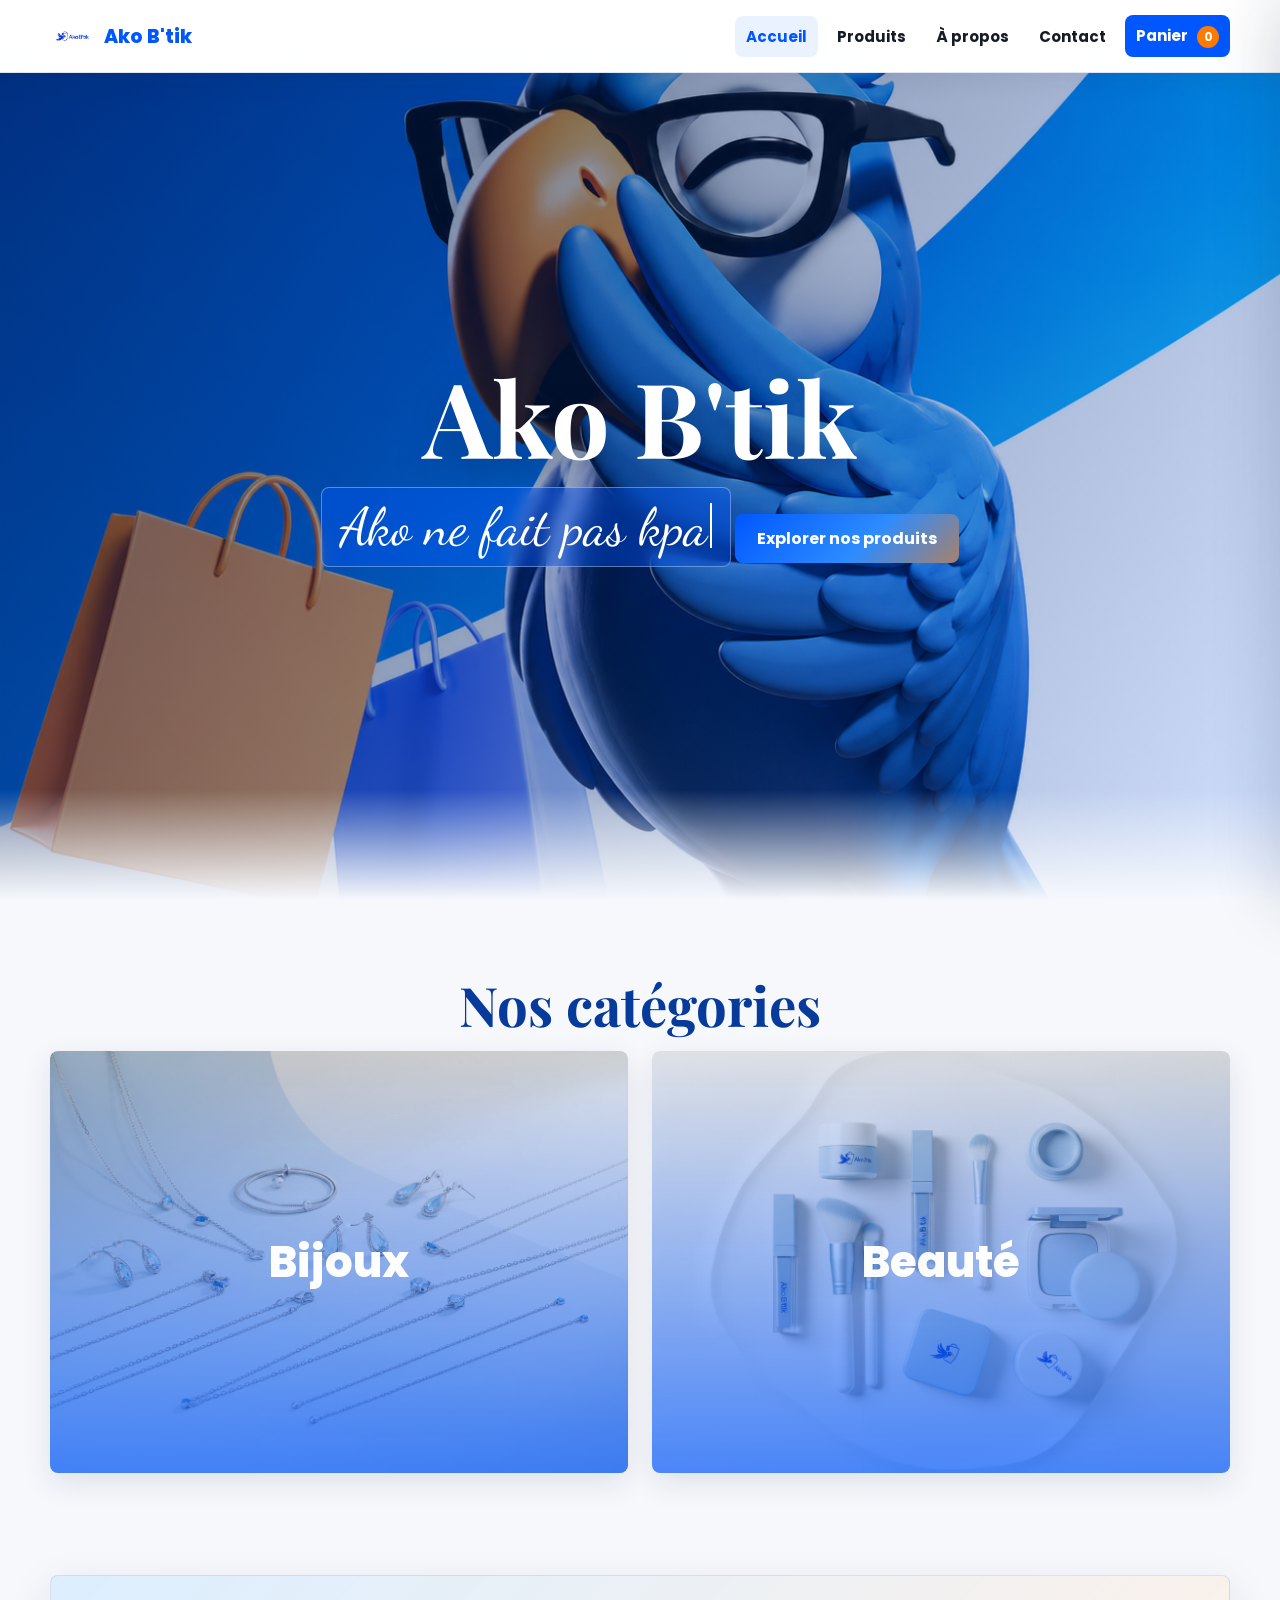
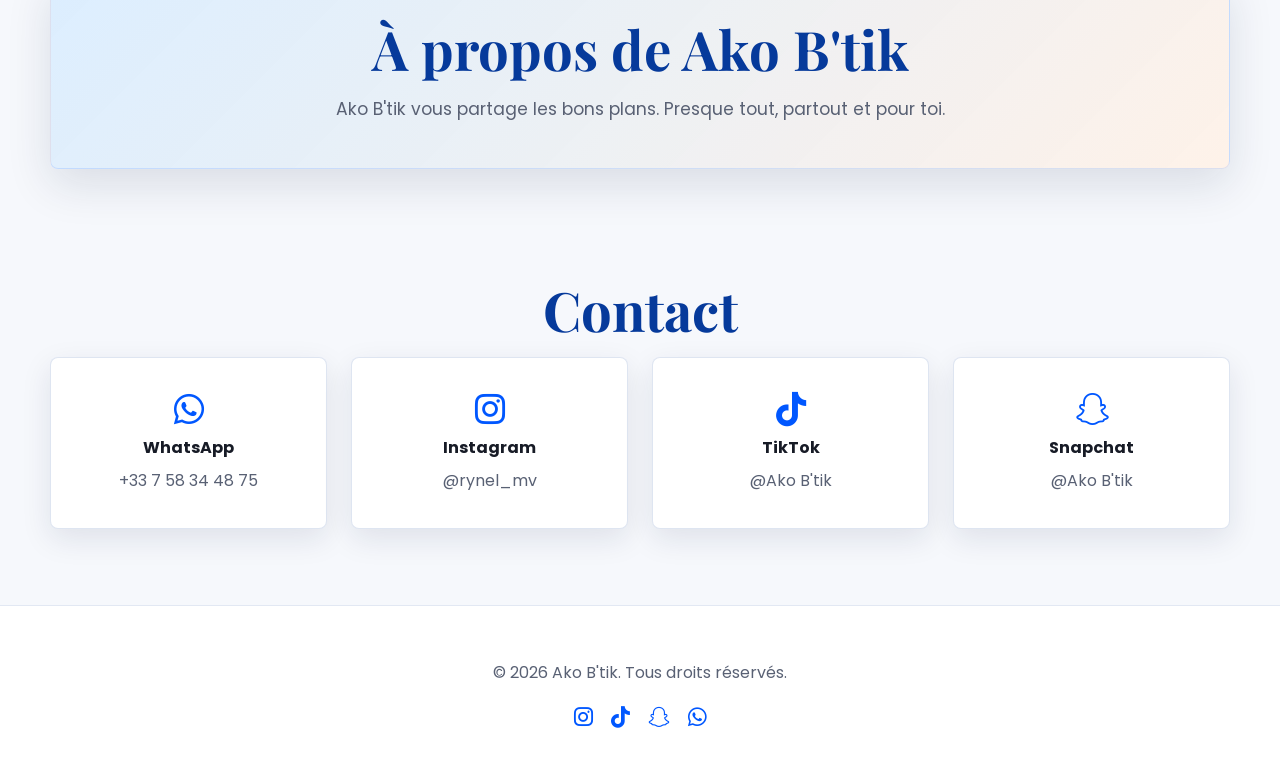
<file: index.html>
<!DOCTYPE html>
<html lang="fr">

<head>
    <meta charset="UTF-8">
    <meta name="viewport" content="width=device-width, initial-scale=1.0">
    <title>Ako B'tik | Ako ne fait pas kpakpato</title>
    <meta name="description" content="Ako B'tik vous partage les bons plans : bijoux, beauté et accessoires.">
    <link rel="stylesheet" href="design-guide.css">
    <link rel="stylesheet" href="style.css">
    <link rel="preconnect" href="https://cdnjs.cloudflare.com">
    <link rel="stylesheet" href="https://cdnjs.cloudflare.com/ajax/libs/font-awesome/6.5.0/css/all.min.css">
</head>

<body>
    <header class="navbar">
        <div class="navbar-container">
            <a class="logo" href="index.html" aria-label="Accueil Ako B'tik">
                <img src="images/Ako-Btik-Profile-2.png" alt="Logo Ako B'tik">
                <span class="brand-name">Ako B'tik</span>
            </a>

            <nav class="nav-links" aria-label="Navigation principale">
                <a href="index.html" class="active">Accueil</a>
                <a href="#produits">Produits</a>
                <a href="#a-propos">À propos</a>
                <a href="#contact">Contact</a>
                <a href="#panier" id="openCart" class="cart-link" aria-label="Ouvrir le panier">
                    Panier <span id="cartCount">0</span>
                </a>
            </nav>
        </div>
    </header>

    <main>
        <section class="hero reveal">
            <div class="hero-content">
                <h1 class="hero-title">Ako B'tik</h1>
                <p class="signature"><span id="typing-text"></span></p>
                <a href="#produits" class="btn btn-primary">Explorer nos produits</a>
            </div>
        </section>

        <section id="produits" class="section categories reveal">
            <div class="section-inner">
                <h2>Nos catégories</h2>
                <div class="category-grid">
                    <button class="category-card" type="button" data-category-page="bijoux.html">
                        <img src="images/categorie_Bijoux.png" alt="Bijoux">
                        <span class="category-overlay">
                            <span>Bijoux</span>
                        </span>
                    </button>

                    <button class="category-card" type="button" data-category-page="beaute.html">
                        <img src="images/categorie_Beautes.png" alt="Beauté">
                        <span class="category-overlay">
                            <span>Beauté</span>
                        </span>
                    </button>
                </div>
            </div>
        </section>

        <section id="a-propos" class="about-card reveal">
            <h2>À propos de Ako B'tik</h2>
            <p>Ako B'tik vous partage les bons plans. Presque tout, partout et pour toi.</p>
        </section>

        <section id="contact" class="section contact reveal">
            <div class="section-inner">
                <h2>Contact</h2>
                <div class="contact-container">
                    <a href="https://wa.me/33758344875" target="_blank" rel="noopener" class="contact-item-link">
                        <span class="contact-item">
                            <i class="fab fa-whatsapp contact-icon" aria-hidden="true"></i>
                            <strong>WhatsApp</strong>
                            <span>+33 7 58 34 48 75</span>
                        </span>
                    </a>

                    <a href="https://www.instagram.com/rynel_mv?igsh=ZWJyOHM1b3F1YzJ5&utm_source=qr" target="_blank" rel="noopener" class="contact-item-link">
                        <span class="contact-item">
                            <i class="fab fa-instagram contact-icon" aria-hidden="true"></i>
                            <strong>Instagram</strong>
                            <span>@rynel_mv</span>
                        </span>
                    </a>

                    <a href="https://www.tiktok.com/@rynel1307?_r=1&_t=ZS-96BaJTv39xF" target="_blank" rel="noopener" class="contact-item-link">
                        <span class="contact-item">
                            <i class="fab fa-tiktok contact-icon" aria-hidden="true"></i>
                            <strong>TikTok</strong>
                            <span>@Ako B'tik</span>
                        </span>
                    </a>

                    <a href="https://snapchat.com/t/iJcbgVIh" target="_blank" rel="noopener" class="contact-item-link">
                        <span class="contact-item">
                            <i class="fab fa-snapchat contact-icon" aria-hidden="true"></i>
                            <strong>Snapchat</strong>
                            <span>@Ako B'tik</span>
                        </span>
                    </a>
                </div>
            </div>
        </section>
    </main>

    <aside id="cartPanel" class="cart-panel" aria-label="Panier" aria-hidden="true">
        <div class="cart-header">
            <div class="cart-header-content">
                <p class="cart-header-title">Votre panier</p>
            </div>
            <button id="closeCart" class="cart-close-btn" type="button" aria-label="Fermer le panier">×</button>
        </div>
        <div id="cartItems"></div>
        <div id="cartSummary"></div>
    </aside>

    <footer>
        <div class="footer-container">
            <p>&copy; 2026 Ako B'tik. Tous droits réservés.</p>
            <div class="footer-social" aria-label="Réseaux sociaux">
                <a href="https://www.instagram.com/rynel_mv?igsh=ZWJyOHM1b3F1YzJ5&utm_source=qr" target="_blank" rel="noopener" aria-label="Instagram"><i class="fab fa-instagram"></i></a>
                <a href="https://www.tiktok.com/@rynel1307?_r=1&_t=ZS-96BaJTv39xF" target="_blank" rel="noopener" aria-label="TikTok"><i class="fab fa-tiktok"></i></a>
                <a href="https://snapchat.com/t/iJcbgVIh" target="_blank" rel="noopener" aria-label="Snapchat"><i class="fab fa-snapchat"></i></a>
                <a href="https://wa.me/33758344875" target="_blank" rel="noopener" aria-label="WhatsApp"><i class="fab fa-whatsapp"></i></a>
            </div>
        </div>
    </footer>

    <script src="script.js"></script>
</body>

</html>
</file>
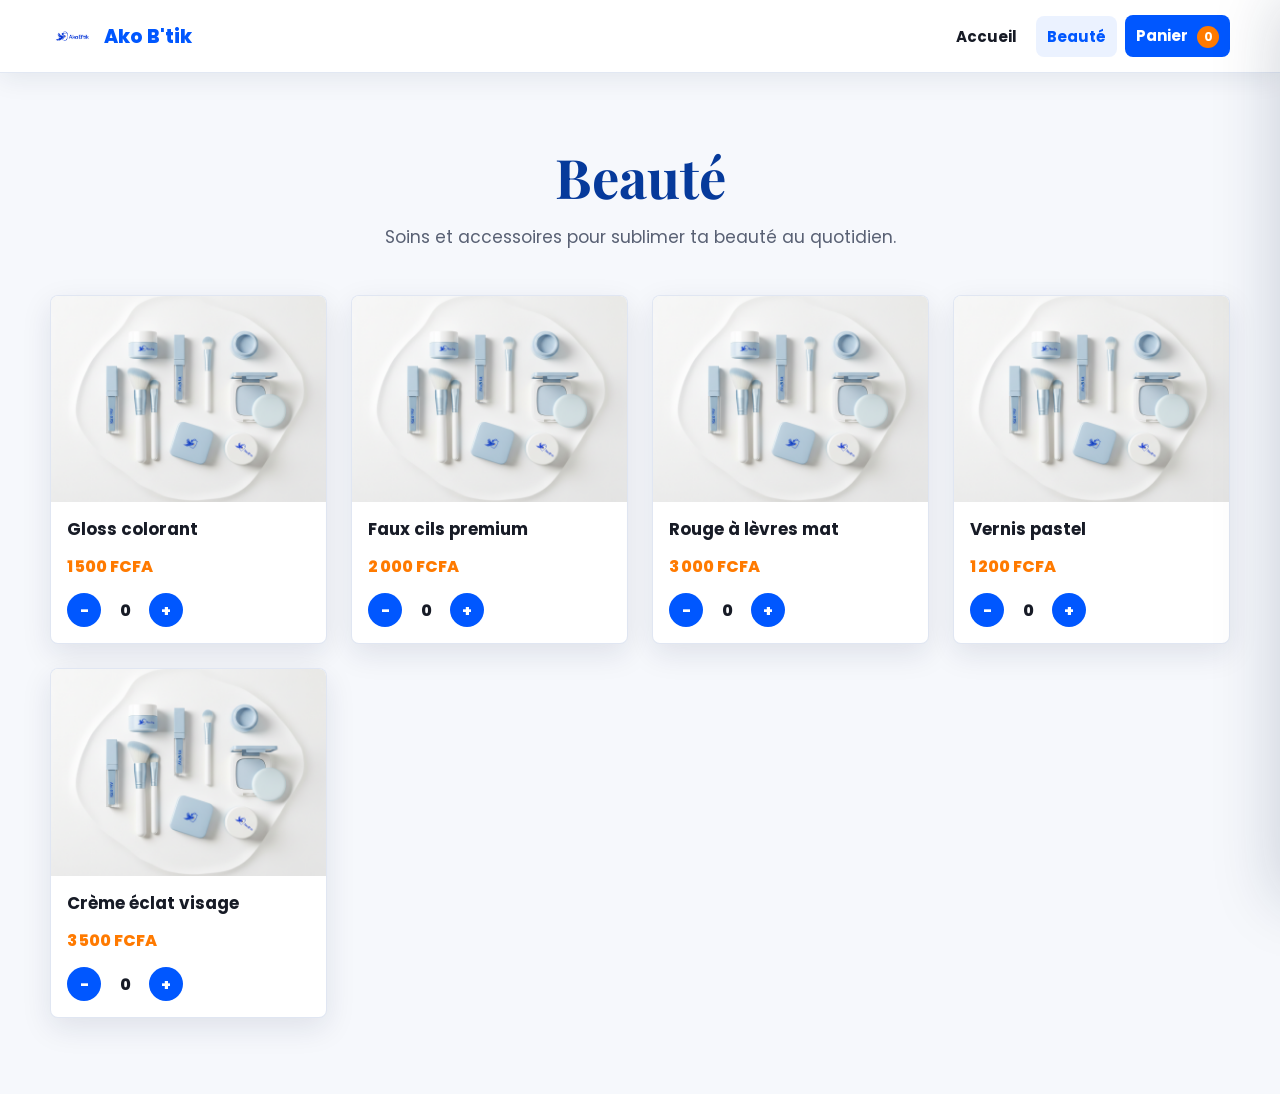
<file: beaute.html>
<!DOCTYPE html>
<html lang="fr">

<head>
    <meta charset="UTF-8">
    <meta name="viewport" content="width=device-width, initial-scale=1.0">
    <title>Beauté | Ako B'tik</title>
    <link rel="stylesheet" href="design-guide.css">
    <link rel="stylesheet" href="style.css">
</head>

<body>
    <header class="navbar">
        <div class="navbar-container">
            <a class="logo" href="index.html" aria-label="Accueil Ako B'tik">
                <img src="images/Ako-Btik-Profile-2.png" alt="Logo Ako B'tik">
                <span class="brand-name">Ako B'tik</span>
            </a>

            <nav class="nav-links" aria-label="Navigation principale">
                <a href="index.html">Accueil</a>
                <a href="beaute.html" class="active">Beauté</a>
                <a href="#panier" id="openCart" class="cart-link" aria-label="Ouvrir le panier">
                    Panier <span id="cartCount">0</span>
                </a>
            </nav>
        </div>
    </header>

    <main>
        <section class="category-page reveal">
            <h1>Beauté</h1>
            <p class="category-subtitle">Soins et accessoires pour sublimer ta beauté au quotidien.</p>
            <div class="product-grid" id="productList"></div>
        </section>
    </main>

    <aside id="cartPanel" class="cart-panel" aria-label="Panier" aria-hidden="true">
        <div class="cart-header">
            <div class="cart-header-content">
                <p class="cart-header-title">Votre panier</p>
            </div>
            <button id="closeCart" class="cart-close-btn" type="button" aria-label="Fermer le panier">×</button>
        </div>
        <div id="cartItems"></div>
        <div id="cartSummary"></div>
    </aside>

    <script src="script.js"></script>
    <script>
        const products = [
            { id: "BT1", nom: "Gloss colorant", prix: 1500, image: "images/categorie_Beautes.png", categorie: "Beauté" },
            { id: "BT2", nom: "Faux cils premium", prix: 2000, image: "images/categorie_Beautes.png", categorie: "Beauté" },
            { id: "BT3", nom: "Rouge à lèvres mat", prix: 3000, image: "images/categorie_Beautes.png", categorie: "Beauté" },
            { id: "BT4", nom: "Vernis pastel", prix: 1200, image: "images/categorie_Beautes.png", categorie: "Beauté" },
            { id: "BT5", nom: "Crème éclat visage", prix: 3500, image: "images/categorie_Beautes.png", categorie: "Beauté" }
        ];

        loadCategory(products);
    </script>
</body>

</html>
</file>
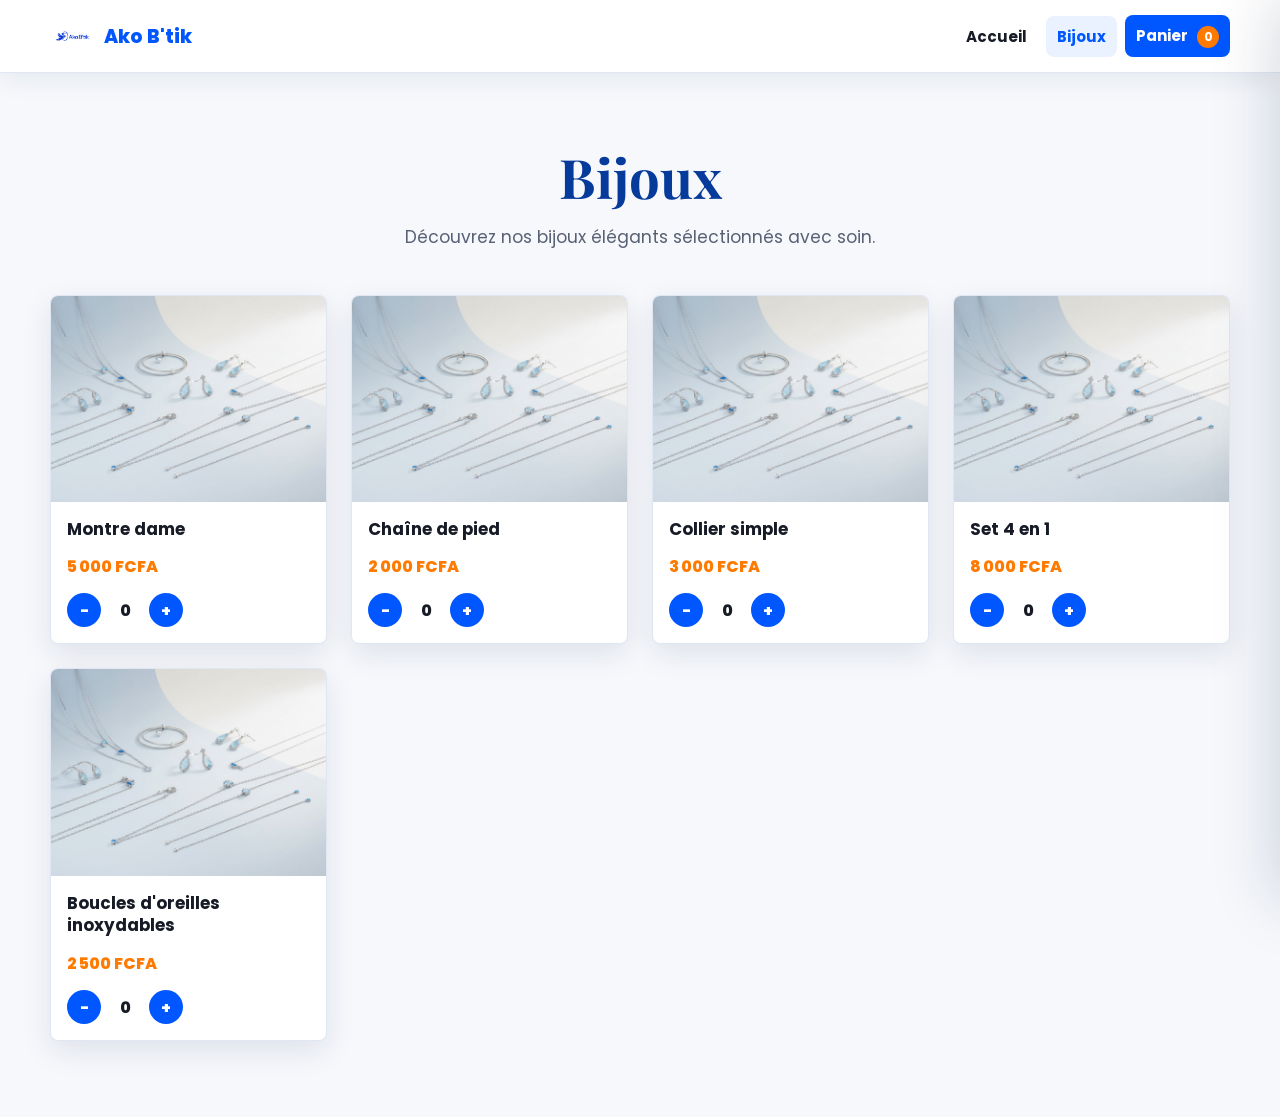
<file: bijoux.html>
<!DOCTYPE html>
<html lang="fr">

<head>
    <meta charset="UTF-8">
    <meta name="viewport" content="width=device-width, initial-scale=1.0">
    <title>Bijoux | Ako B'tik</title>
    <link rel="stylesheet" href="design-guide.css">
    <link rel="stylesheet" href="style.css">
</head>

<body>
    <header class="navbar">
        <div class="navbar-container">
            <a class="logo" href="index.html" aria-label="Accueil Ako B'tik">
                <img src="images/Ako-Btik-Profile-2.png" alt="Logo Ako B'tik">
                <span class="brand-name">Ako B'tik</span>
            </a>

            <nav class="nav-links" aria-label="Navigation principale">
                <a href="index.html">Accueil</a>
                <a href="bijoux.html" class="active">Bijoux</a>
                <a href="#panier" id="openCart" class="cart-link" aria-label="Ouvrir le panier">
                    Panier <span id="cartCount">0</span>
                </a>
            </nav>
        </div>
    </header>

    <main>
        <section class="category-page reveal">
            <h1>Bijoux</h1>
            <p class="category-subtitle">Découvrez nos bijoux élégants sélectionnés avec soin.</p>
            <div class="product-grid" id="productList"></div>
        </section>
    </main>

    <aside id="cartPanel" class="cart-panel" aria-label="Panier" aria-hidden="true">
        <div class="cart-header">
            <div class="cart-header-content">
                <p class="cart-header-title">Votre panier</p>
            </div>
            <button id="closeCart" class="cart-close-btn" type="button" aria-label="Fermer le panier">×</button>
        </div>
        <div id="cartItems"></div>
        <div id="cartSummary"></div>
    </aside>

    <script src="script.js"></script>
    <script>
        const products = [
            { id: "B1", nom: "Montre dame", prix: 5000, image: "images/categorie_Bijoux.png", categorie: "Bijoux" },
            { id: "B2", nom: "Chaîne de pied", prix: 2000, image: "images/categorie_Bijoux.png", categorie: "Bijoux" },
            { id: "B3", nom: "Collier simple", prix: 3000, image: "images/categorie_Bijoux.png", categorie: "Bijoux" },
            { id: "B4", nom: "Set 4 en 1", prix: 8000, image: "images/categorie_Bijoux.png", categorie: "Bijoux" },
            { id: "B5", nom: "Boucles d'oreilles inoxydables", prix: 2500, image: "images/categorie_Bijoux.png", categorie: "Bijoux" }
        ];

        loadCategory(products);
    </script>
</body>

</html>
</file>
<file: design-guide.css>
@import url("https://fonts.googleapis.com/css2?family=Dancing+Script:wght@600&family=Playfair+Display:wght@700&family=Poppins:wght@400;500;600;700&display=swap");

:root {
    --bleu-vif: #0057ff;
    --bleu-profond: #063a9b;
    --bleu-pastel: #d9ecff;
    --orange-accent: #ff7a00;
    --orange-doux: #fff1e5;
    --gris-clair: #f6f8fc;
    --gris-moyen: #d9e1ef;
    --blanc: #ffffff;
    --texte-primaire: #171b26;
    --texte-secondaire: #596174;
    --texte-clair: #fafafa;
    --gradient-ako: linear-gradient(135deg, #0057ff 0%, #2d8cff 58%, #ff7a00 130%);
    --ombre-douce: 0 16px 45px rgba(17, 34, 64, 0.12);
    --ombre-carte: 0 10px 30px rgba(17, 34, 64, 0.1);
    --transition: 220ms ease;
}

* {
    box-sizing: border-box;
}

html {
    scroll-behavior: smooth;
}

body {
    margin: 0;
    font-family: "Poppins", Arial, sans-serif;
    color: var(--texte-primaire);
    background: var(--gris-clair);
}

a {
    color: inherit;
    text-decoration: none;
}

button,
input,
textarea,
select {
    font: inherit;
}

img {
    display: block;
    max-width: 100%;
}

.btn {
    display: inline-flex;
    align-items: center;
    justify-content: center;
    min-height: 46px;
    border: 0;
    border-radius: 8px;
    padding: 12px 22px;
    cursor: pointer;
    font-weight: 700;
    transition: transform var(--transition), filter var(--transition), box-shadow var(--transition);
}

.btn-primary {
    background: var(--gradient-ako);
    color: var(--blanc);
    box-shadow: 0 12px 30px rgba(0, 87, 255, 0.22);
}

.btn-primary:hover,
.btn-primary:focus-visible {
    filter: brightness(1.06);
    transform: translateY(-2px);
}
</file>
<file: style.css>
body {
    padding-top: 72px;
}

.navbar {
    position: fixed;
    inset: 0 0 auto;
    z-index: 1000;
    background: rgba(255, 255, 255, 0.92);
    border-bottom: 1px solid rgba(217, 225, 239, 0.75);
    box-shadow: 0 6px 26px rgba(17, 34, 64, 0.08);
    backdrop-filter: blur(14px);
}

.navbar-container {
    width: min(1180px, calc(100% - 32px));
    min-height: 72px;
    margin: 0 auto;
    display: flex;
    align-items: center;
    justify-content: space-between;
    gap: 24px;
}

.logo {
    display: inline-flex;
    align-items: center;
    gap: 10px;
    min-width: max-content;
    font-weight: 800;
}

.logo img {
    width: 44px;
    height: 44px;
    object-fit: contain;
}

.brand-name {
    color: var(--bleu-vif);
    font-size: 1.18rem;
}

.nav-links {
    display: flex;
    align-items: center;
    justify-content: flex-end;
    gap: 8px;
    flex-wrap: wrap;
}

.nav-links a {
    border-radius: 8px;
    padding: 9px 11px;
    color: var(--texte-primaire);
    font-size: 0.94rem;
    font-weight: 700;
    transition: color var(--transition), background var(--transition), transform var(--transition);
}

.nav-links a:hover,
.nav-links a:focus-visible,
.nav-links a.active {
    color: var(--bleu-vif);
    background: rgba(0, 87, 255, 0.08);
}

.cart-link {
    background: var(--bleu-vif) !important;
    color: var(--blanc) !important;
}

.cart-link span {
    display: inline-grid;
    place-items: center;
    min-width: 22px;
    height: 22px;
    margin-left: 6px;
    border-radius: 999px;
    background: var(--orange-accent);
    color: var(--blanc);
    font-size: 0.78rem;
}

.section,
.category-page,
.about-card {
    width: min(1180px, calc(100% - 32px));
    margin: 0 auto;
    padding: 76px 0;
}

.section-inner {
    width: 100%;
}

h1,
h2 {
    margin: 0 0 18px;
    color: var(--bleu-profond);
    font-family: "Playfair Display", Georgia, serif;
    font-size: clamp(2.1rem, 5vw, 3.4rem);
    line-height: 1.05;
    text-align: center;
}

.hero {
    width: 100%;
    min-height: calc(100vh - 72px);
    padding: 40px 16px 56px;
    display: grid;
    place-items: center;
    position: relative;
    overflow: hidden;
    color: var(--blanc);
    background-image: linear-gradient(120deg, rgba(0, 26, 70, 0.62), rgba(0, 87, 255, 0.18)), url("images/hero.png");
    background-size: cover;
    background-position: center;
}

.hero::after {
    content: "";
    position: absolute;
    inset: auto 0 0;
    height: 110px;
    background: linear-gradient(180deg, transparent, var(--gris-clair));
    pointer-events: none;
}

.hero-content {
    position: relative;
    z-index: 1;
    width: min(780px, 100%);
    text-align: center;
}

.hero-title {
    margin-bottom: 16px;
    color: var(--blanc);
    font-size: clamp(3rem, 10vw, 6.5rem);
    text-shadow: 0 14px 35px rgba(0, 0, 0, 0.25);
}

.signature {
    min-height: 64px;
    margin: 0 auto 28px;
    display: inline-flex;
    align-items: center;
    justify-content: center;
    border: 1px solid rgba(255, 255, 255, 0.34);
    border-radius: 8px;
    padding: 10px 18px;
    background: rgba(0, 87, 255, 0.38);
    color: var(--blanc);
    font-family: "Dancing Script", cursive;
    font-size: clamp(1.9rem, 5vw, 3.3rem);
    line-height: 1.1;
    backdrop-filter: blur(8px);
}

#typing-text::after {
    content: "";
    display: inline-block;
    width: 2px;
    height: 0.85em;
    margin-left: 3px;
    background: currentColor;
    animation: blink 1s steps(2, start) infinite;
    vertical-align: -0.08em;
}

.category-grid,
.product-grid,
.contact-container {
    display: grid;
    gap: 24px;
}

.category-grid {
    grid-template-columns: repeat(2, minmax(0, 1fr));
}

.category-card {
    position: relative;
    min-height: 310px;
    overflow: hidden;
    border: 0;
    border-radius: 8px;
    padding: 0;
    cursor: pointer;
    background: var(--blanc);
    box-shadow: var(--ombre-carte);
    transform: translateZ(0);
}

.category-card img {
    width: 100%;
    height: 100%;
    min-height: 310px;
    object-fit: cover;
    transition: transform 650ms cubic-bezier(0.2, 0.8, 0.2, 1), filter var(--transition);
}

.category-overlay {
    position: absolute;
    inset: 0;
    display: grid;
    place-items: center;
    background: linear-gradient(180deg, rgba(0, 28, 80, 0.1), rgba(0, 87, 255, 0.72));
    color: var(--blanc);
    font-size: clamp(1.8rem, 4vw, 2.7rem);
    font-weight: 800;
    opacity: 0.95;
    transition: background var(--transition);
}

.category-card:hover img,
.category-card:focus-visible img {
    filter: saturate(1.08);
    transform: scale(1.06);
}

.category-card:hover .category-overlay,
.category-card:focus-visible .category-overlay {
    background: linear-gradient(180deg, rgba(0, 28, 80, 0.02), rgba(255, 122, 0, 0.72));
}

.about-card {
    margin-block: 26px 36px;
    padding: 44px;
    border: 1px solid rgba(0, 87, 255, 0.12);
    border-radius: 8px;
    background: linear-gradient(135deg, rgba(217, 236, 255, 0.9), rgba(255, 241, 229, 0.86));
    box-shadow: var(--ombre-douce);
    text-align: center;
}

.about-card p,
.category-subtitle {
    max-width: 680px;
    margin: 0 auto;
    color: var(--texte-secondaire);
    font-size: 1.08rem;
    line-height: 1.7;
    text-align: center;
}

.contact-container {
    grid-template-columns: repeat(4, minmax(0, 1fr));
}

.contact-item-link {
    display: block;
    height: 100%;
}

.contact-item {
    min-height: 172px;
    height: 100%;
    display: flex;
    flex-direction: column;
    align-items: center;
    justify-content: center;
    gap: 8px;
    border: 1px solid rgba(217, 225, 239, 0.85);
    border-radius: 8px;
    padding: 24px 16px;
    background: var(--blanc);
    box-shadow: var(--ombre-carte);
    text-align: center;
    transition: transform var(--transition), border-color var(--transition), box-shadow var(--transition), background var(--transition);
}

.contact-icon {
    color: var(--bleu-vif);
    font-size: 2.15rem;
    transition: transform var(--transition), color var(--transition);
}

.contact-item span {
    color: var(--texte-secondaire);
    overflow-wrap: anywhere;
}

.contact-item-link:hover .contact-item,
.contact-item-link:focus-visible .contact-item {
    border-color: rgba(0, 87, 255, 0.28);
    background: var(--bleu-pastel);
    box-shadow: 0 16px 38px rgba(0, 87, 255, 0.14);
    transform: translateY(-5px);
}

.contact-item-link:hover .contact-icon,
.contact-item-link:focus-visible .contact-icon {
    color: var(--orange-accent);
    transform: translateY(-2px) scale(1.08);
}

.category-page {
    min-height: calc(100vh - 72px);
}

.product-grid {
    grid-template-columns: repeat(auto-fit, minmax(220px, 1fr));
    margin-top: 42px;
}

.product-card {
    display: flex;
    min-height: 100%;
    flex-direction: column;
    border: 1px solid rgba(217, 225, 239, 0.82);
    border-radius: 8px;
    overflow: hidden;
    background: var(--blanc);
    box-shadow: var(--ombre-carte);
    transition: transform var(--transition), box-shadow var(--transition), border-color var(--transition);
}

.product-card:hover {
    border-color: rgba(0, 87, 255, 0.24);
    box-shadow: 0 18px 40px rgba(17, 34, 64, 0.14);
    transform: translateY(-5px);
}

.product-card img {
    width: 100%;
    aspect-ratio: 4 / 3;
    object-fit: cover;
}

.product-body {
    display: flex;
    flex: 1;
    flex-direction: column;
    gap: 14px;
    padding: 16px;
}

.product-card h2 {
    margin: 0;
    color: var(--texte-primaire);
    font-family: "Poppins", Arial, sans-serif;
    font-size: 1.05rem;
    line-height: 1.35;
    text-align: left;
}

.price {
    color: var(--orange-accent);
    font-weight: 800;
}

.qty-control,
.mini-controls {
    display: flex;
    align-items: center;
    gap: 10px;
}

.qty-control {
    margin-top: auto;
}

.qty-control button,
.mini-controls button {
    width: 34px;
    height: 34px;
    display: inline-grid;
    place-items: center;
    border: 0;
    border-radius: 999px;
    background: var(--bleu-vif);
    color: var(--blanc);
    cursor: pointer;
    font-weight: 800;
    transition: transform var(--transition), background var(--transition);
}

.qty-control button:hover,
.qty-control button:focus-visible,
.mini-controls button:hover,
.mini-controls button:focus-visible {
    background: var(--orange-accent);
    transform: scale(1.08);
}

.qty-control span,
.mini-controls span {
    min-width: 28px;
    text-align: center;
    font-weight: 800;
}

.cart-panel {
    position: fixed;
    top: 0;
    right: 0;
    z-index: 2000;
    width: min(390px, 100vw);
    height: 100vh;
    display: flex;
    flex-direction: column;
    background: var(--blanc);
    box-shadow: -24px 0 60px rgba(17, 34, 64, 0.18);
    transform: translateX(105%);
    transition: transform 360ms cubic-bezier(0.2, 0.8, 0.2, 1);
}

.cart-panel.visible {
    transform: translateX(0);
}

.cart-header {
    position: relative;
    display: grid;
    place-items: center;
    min-height: 92px;
    padding: 18px 58px;
    background: var(--gradient-ako);
    color: var(--blanc);
}

.cart-header-title {
    margin: 0;
    font-size: 1.18rem;
    font-weight: 800;
}

.cart-close-btn {
    position: absolute;
    top: 18px;
    right: 18px;
    width: 34px;
    height: 34px;
    display: grid;
    place-items: center;
    border: 0;
    border-radius: 999px;
    background: rgba(255, 255, 255, 0.22);
    color: var(--blanc);
    cursor: pointer;
    font-size: 1.35rem;
    line-height: 1;
    transition: background var(--transition), transform var(--transition);
}

.cart-close-btn:hover,
.cart-close-btn:focus-visible {
    background: rgba(255, 255, 255, 0.34);
    transform: rotate(90deg);
}

#cartItems {
    flex: 1;
    overflow-y: auto;
    padding: 18px;
    background: var(--gris-clair);
}

#cartItems h3 {
    margin: 16px 0 10px;
    color: var(--bleu-profond);
    font-size: 1rem;
}

.cart-empty {
    margin: 0;
    color: var(--texte-secondaire);
    line-height: 1.6;
    text-align: center;
}

.cart-item {
    border: 1px solid rgba(217, 225, 239, 0.78);
    border-radius: 8px;
    margin-bottom: 12px;
    padding: 13px;
    background: var(--blanc);
    box-shadow: 0 8px 22px rgba(17, 34, 64, 0.08);
}

.cart-details h4 {
    margin: 0 0 10px;
    color: var(--texte-primaire);
    font-size: 0.96rem;
}

.subtotal {
    margin-top: 8px;
    color: var(--orange-accent);
    font-weight: 800;
}

#cartSummary {
    padding: 18px;
    border-top: 1px solid rgba(217, 225, 239, 0.92);
    background: var(--blanc);
}

#cartSummary p {
    display: flex;
    justify-content: space-between;
    gap: 12px;
    margin: 8px 0;
    color: var(--texte-secondaire);
}

#cartSummary strong {
    color: var(--bleu-profond);
    font-size: 1.08rem;
}

.checkout {
    width: 100%;
    min-height: 46px;
    margin-top: 16px;
    border: 0;
    border-radius: 8px;
    background: var(--gradient-ako);
    color: var(--blanc);
    cursor: pointer;
    font-weight: 800;
    transition: transform var(--transition), filter var(--transition);
}

.checkout:hover,
.checkout:focus-visible {
    filter: brightness(1.06);
    transform: translateY(-2px);
}

.checkout:disabled {
    cursor: not-allowed;
    filter: grayscale(0.55);
    opacity: 0.58;
    transform: none;
}

footer {
    padding: 38px 16px;
    border-top: 1px solid rgba(217, 225, 239, 0.75);
    background: var(--blanc);
    color: var(--texte-secondaire);
    text-align: center;
}

.footer-social {
    display: flex;
    justify-content: center;
    gap: 18px;
    margin-top: 14px;
}

.footer-social a {
    color: var(--bleu-vif);
    font-size: 1.35rem;
    transition: color var(--transition), transform var(--transition);
}

.footer-social a:hover,
.footer-social a:focus-visible {
    color: var(--orange-accent);
    transform: translateY(-2px);
}

.reveal {
    opacity: 0;
    transform: translateY(28px);
}

.reveal.is-visible {
    animation: revealUp 650ms cubic-bezier(0.2, 0.8, 0.2, 1) forwards;
}

@keyframes revealUp {
    to {
        opacity: 1;
        transform: translateY(0);
    }
}

@keyframes blink {
    50% {
        opacity: 0;
    }
}

@media (max-width: 900px) {
    body {
        padding-top: 112px;
    }

    .navbar-container {
        min-height: 112px;
        flex-direction: column;
        justify-content: center;
        gap: 10px;
    }

    .hero {
        min-height: calc(100vh - 112px);
    }

    .contact-container {
        grid-template-columns: repeat(2, minmax(0, 1fr));
    }
}

@media (max-width: 680px) {
    body {
        padding-top: 132px;
    }

    .navbar-container {
        width: min(100% - 20px, 1180px);
        min-height: 132px;
    }

    .nav-links {
        justify-content: center;
        gap: 4px;
    }

    .nav-links a {
        padding: 8px 9px;
        font-size: 0.82rem;
    }

    .hero {
        min-height: calc(100vh - 132px);
        align-items: start;
        padding-top: 58px;
    }

    .section,
    .category-page,
    .about-card {
        width: min(100% - 24px, 1180px);
        padding: 54px 0;
    }

    .category-grid,
    .contact-container {
        grid-template-columns: 1fr;
    }

    .category-card,
    .category-card img {
        min-height: 230px;
    }

    .about-card {
        padding: 30px 18px;
    }

    .signature {
        min-height: 58px;
    }

    .product-grid {
        grid-template-columns: repeat(auto-fit, minmax(165px, 1fr));
        gap: 16px;
    }

    .product-body {
        padding: 13px;
    }
}

@media (prefers-reduced-motion: reduce) {
    *,
    *::before,
    *::after {
        scroll-behavior: auto !important;
        animation-duration: 1ms !important;
        animation-iteration-count: 1 !important;
        transition-duration: 1ms !important;
    }

    .reveal {
        opacity: 1;
        transform: none;
    }
}
</file>
